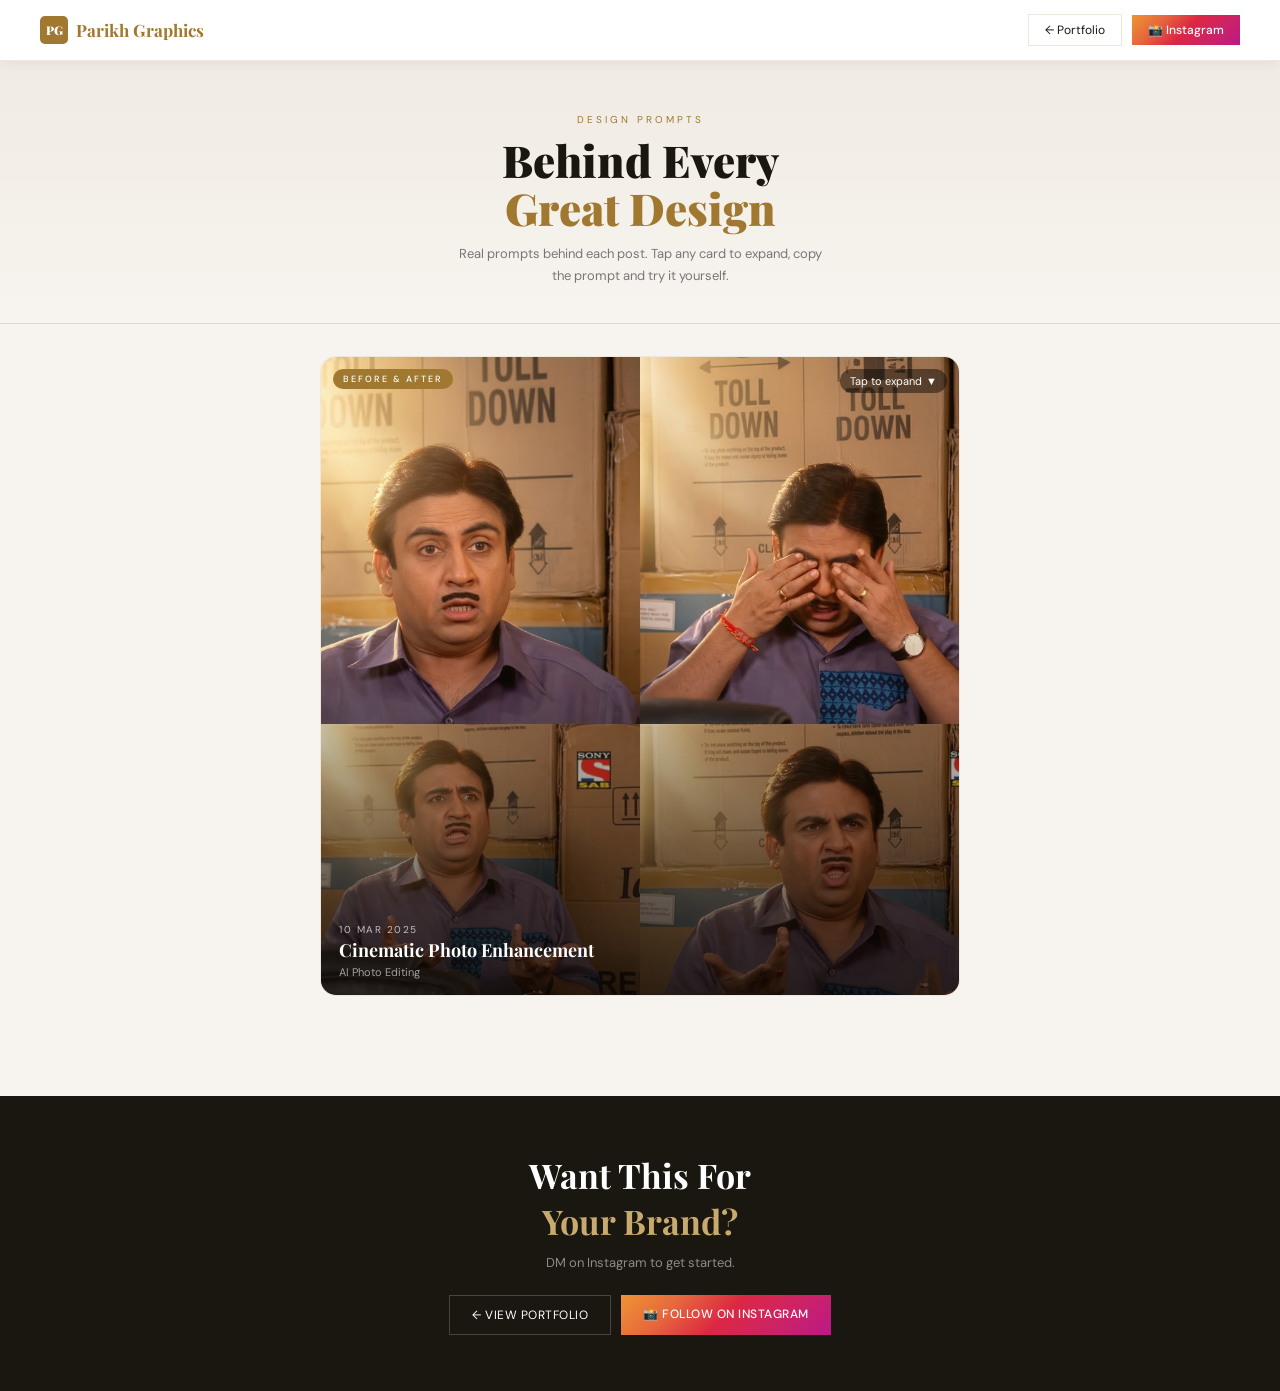
<file: prompts.html>
<!DOCTYPE html>
<html lang="en">
<head>
  <meta charset="UTF-8"/>
  <meta name="viewport" content="width=device-width, initial-scale=1.0"/>
  <title>Design Prompts – Parikh Graphics</title>
  <link href="https://fonts.googleapis.com/css2?family=Playfair+Display:wght@400;700;900&family=DM+Sans:wght@300;400;500&display=swap" rel="stylesheet"/>
  <style>
    :root {
      --bg:      #f7f4ef;
      --bg2:     #f0ebe3;
      --surface: #ffffff;
      --border:  rgba(160,120,60,0.18);
      --text:    #1a1610;
      --text-dim:#777;
      --accent:  #a07830;
      --accent2: #c8a96e;
      --shadow:  0 8px 32px rgba(0,0,0,0.10);
    }
    *, *::before, *::after { box-sizing: border-box; margin: 0; padding: 0; }
    html { scroll-behavior: smooth; }
    body { background: var(--bg); color: var(--text); font-family: 'DM Sans', sans-serif; overflow-x: hidden; }

    /* ── TOP BAR ── */
    .topbar {
      background: var(--surface); border-bottom: 1px solid var(--border);
      padding: 14px 40px; display: flex; justify-content: space-between; align-items: center;
      position: sticky; top: 0; z-index: 200; box-shadow: 0 2px 12px rgba(0,0,0,0.06);
    }
    .topbar-logo {
      font-family: 'Playfair Display', serif; font-size: 17px; font-weight: 700;
      color: var(--accent); text-decoration: none; display: flex; align-items: center; gap: 8px;
    }
    .logo-box {
      width: 28px; height: 28px; background: var(--accent); border-radius: 5px;
      display: flex; align-items: center; justify-content: center;
      font-size: 12px; font-weight: 900; color: #fff; font-family: 'Playfair Display', serif;
    }
    .topbar-right { display: flex; align-items: center; gap: 10px; }
    .btn-back {
      text-decoration: none; color: var(--text); font-size: 12px;
      padding: 7px 16px; border: 1.5px solid var(--border); transition: all 0.2s;
    }
    .btn-back:hover { border-color: var(--accent); color: var(--accent); }
    .btn-ig-top {
      text-decoration: none; font-size: 12px; font-weight: 500;
      padding: 7px 16px; color: #fff;
      background: linear-gradient(135deg,#f09433,#e6683c,#dc2743,#cc2366,#bc1888);
      display: flex; align-items: center; gap: 5px;
      transition: opacity 0.2s, transform 0.2s;
    }
    .btn-ig-top:hover { opacity: 0.85; transform: translateY(-1px); }

    /* ── HERO ── */
    .hero {
      padding: 52px 40px 36px; text-align: center;
      background: linear-gradient(to bottom, var(--bg2), var(--bg));
      border-bottom: 1px solid var(--border);
    }
    .hero-label { font-size: 10px; letter-spacing: 3px; text-transform: uppercase; color: var(--accent); display: block; margin-bottom: 10px; }
    .hero-title { font-family: 'Playfair Display', serif; font-size: clamp(26px, 4vw, 44px); font-weight: 900; line-height: 1.1; margin-bottom: 10px; }
    .hero-title span { color: var(--accent); }
    .hero-sub { color: var(--text-dim); font-size: 13px; max-width: 380px; margin: 0 auto; line-height: 1.7; }

    /* ── POSTS LIST ── */
    .posts-wrap { max-width: 680px; margin: 0 auto; padding: 32px 20px 80px; }

    /* ── POST CARD ── */
    .post-card {
      background: var(--surface);
      border: 1px solid var(--border);
      border-radius: 16px;
      margin-bottom: 20px;
      overflow: hidden;
      transition: box-shadow 0.3s, border-color 0.3s, transform 0.3s;
    }
    .post-card:hover { box-shadow: var(--shadow); border-color: var(--accent2); transform: translateY(-2px); }
    .post-card.open { border-color: var(--accent); box-shadow: var(--shadow); }

    /* ── CARD HEADER — Large Preview ── */
    .card-header {
      cursor: pointer; user-select: none; position: relative; overflow: hidden;
    }

    /* Large preview image */
    .card-preview {
      width: 100%; position: relative; overflow: hidden;
      background: var(--bg2);
    }
    .card-preview img {
      width: 100%; display: block;
      aspect-ratio: 1/1; object-fit: cover;
      transition: transform 0.4s ease;
    }
    .card-preview.ratio-yt img { aspect-ratio: 16/9; }
    .post-card:hover .card-preview img { transform: scale(1.03); }

    /* Overlay on preview */
    .card-preview-overlay {
      position: absolute; inset: 0;
      background: linear-gradient(to bottom, transparent 40%, rgba(10,8,5,0.75) 100%);
      pointer-events: none;
    }

    /* Before/After badge on preview */
    .ba-badge {
      position: absolute; top: 12px; left: 12px;
      background: var(--accent); color: #fff;
      font-size: 9px; letter-spacing: 2px; text-transform: uppercase;
      padding: 4px 10px; border-radius: 20px; font-weight: 500;
    }

    /* Expand hint */
    .expand-hint {
      position: absolute; top: 12px; right: 12px;
      background: rgba(0,0,0,0.45); color: #fff;
      font-size: 11px; padding: 5px 10px; border-radius: 20px;
      display: flex; align-items: center; gap: 4px;
      transition: background 0.2s;
    }
    .post-card.open .expand-hint { background: var(--accent); }
    .expand-hint .chevron { transition: transform 0.3s ease; display: inline-block; }
    .post-card.open .expand-hint .chevron { transform: rotate(180deg); }

    /* Text on bottom of preview */
    .card-preview-text {
      position: absolute; bottom: 0; left: 0; right: 0;
      padding: 20px 18px 16px;
    }
    .card-date { font-size: 10px; letter-spacing: 1.5px; text-transform: uppercase; color: rgba(255,255,255,0.7); margin-bottom: 4px; }
    .card-title { font-family: 'Playfair Display', serif; font-size: 18px; font-weight: 700; color: #fff; line-height: 1.2; margin-bottom: 3px; }
    .card-category { font-size: 11px; color: rgba(255,255,255,0.6); }

    /* ── CARD BODY — expandable ── */
    .card-body {
      max-height: 0; overflow: hidden;
      transition: max-height 0.45s ease;
    }
    .post-card.open .card-body { max-height: 2000px; }
    .card-body-inner { padding: 20px 20px 18px; border-top: 1px solid var(--border); }

    /* Before/After in expanded */
    .ba-wrap {
      display: grid; grid-template-columns: 1fr 1fr;
      gap: 3px; border-radius: 10px; overflow: hidden; margin-bottom: 18px;
      position: relative;
    }
    .ba-side { position: relative; overflow: hidden; aspect-ratio: 1/1; }
    .ba-side.ratio-yt { aspect-ratio: 16/9; }
    .ba-side img { width: 100%; height: 100%; object-fit: cover; display: block; }
    .ba-tag {
      position: absolute; bottom: 8px; left: 8px;
      background: rgba(0,0,0,0.6); color: #fff;
      font-size: 9px; letter-spacing: 2px; text-transform: uppercase;
      padding: 3px 8px; border-radius: 3px;
    }
    .ba-divider-line {
      position: absolute; left: 50%; top: 0; bottom: 0;
      width: 2px; background: #fff; z-index: 2; transform: translateX(-50%);
      pointer-events: none;
    }
    .ba-divider-icon {
      position: absolute; top: 50%; left: 50%;
      transform: translate(-50%,-50%);
      width: 28px; height: 28px; background: #fff; border-radius: 50%;
      display: flex; align-items: center; justify-content: center;
      font-size: 12px; z-index: 3; box-shadow: 0 2px 8px rgba(0,0,0,0.2);
      pointer-events: none;
    }

    /* Single image */
    .single-img { border-radius: 10px; overflow: hidden; margin-bottom: 18px; }
    .single-img.ratio-sq { aspect-ratio: 1/1; }
    .single-img.ratio-yt { aspect-ratio: 16/9; }
    .single-img img { width: 100%; height: 100%; object-fit: cover; display: block; }

    /* Multiple images */
    .multi-img { display: grid; grid-template-columns: repeat(auto-fit, minmax(120px,1fr)); gap: 6px; margin-bottom: 18px; }
    .multi-img .img-item { border-radius: 8px; overflow: hidden; aspect-ratio: 1/1; }
    .multi-img .img-item img { width: 100%; height: 100%; object-fit: cover; display: block; }

    /* Prompt box */
    .prompt-box {
      background: var(--bg2); border: 1px solid var(--border);
      border-radius: 10px; padding: 16px; margin-bottom: 12px;
    }
    .prompt-label {
      font-size: 9px; letter-spacing: 2px; text-transform: uppercase;
      color: var(--accent); margin-bottom: 8px; display: flex; align-items: center; gap: 6px;
    }
    .prompt-label::after { content: ''; flex: 1; height: 1px; background: var(--border); }
    .prompt-text {
      font-size: 13px; color: var(--text); line-height: 1.8;
      white-space: pre-wrap; word-break: break-word;
    }

    /* Buttons row */
    .card-actions { display: flex; gap: 10px; }
    .copy-btn {
      flex: 1; display: flex; align-items: center; justify-content: center; gap: 6px;
      background: var(--accent); color: #fff; border: none;
      padding: 11px 16px; font-size: 13px; font-weight: 500;
      border-radius: 8px; cursor: pointer; font-family: 'DM Sans', sans-serif;
      transition: background 0.2s, transform 0.15s;
    }
    .copy-btn:hover { background: #8a6520; transform: translateY(-1px); }
    .copy-btn.copied { background: #2e7d32; }
    .ig-btn {
      flex: 1; display: flex; align-items: center; justify-content: center; gap: 6px;
      background: linear-gradient(135deg,#f09433,#e6683c,#dc2743,#cc2366,#bc1888);
      color: #fff; text-decoration: none; font-size: 13px; font-weight: 500;
      padding: 11px 16px; border-radius: 8px;
      transition: opacity 0.2s, transform 0.15s;
    }
    .ig-btn:hover { opacity: 0.88; transform: translateY(-1px); }

    /* ── BOTTOM CTA ── */
    .bottom-cta { background: var(--text); padding: 56px 40px; text-align: center; }
    .bottom-cta-title { font-family: 'Playfair Display', serif; font-size: clamp(22px,3vw,34px); font-weight: 700; color: #fff; margin-bottom: 10px; }
    .bottom-cta-title span { color: var(--accent2); }
    .bottom-cta-sub { color: rgba(255,255,255,0.5); font-size: 13px; margin-bottom: 24px; }
    .bottom-btns { display: flex; gap: 10px; justify-content: center; flex-wrap: wrap; }
    .bb-portfolio { text-decoration: none; color: #fff; border: 1.5px solid rgba(255,255,255,0.2); padding: 11px 22px; font-size: 12px; text-transform: uppercase; letter-spacing: 0.5px; transition: all 0.2s; }
    .bb-portfolio:hover { border-color: var(--accent2); color: var(--accent2); }
    .bb-ig { text-decoration: none; background: linear-gradient(135deg,#f09433,#e6683c,#dc2743,#cc2366,#bc1888); color: #fff; padding: 11px 22px; font-size: 12px; font-weight: 500; text-transform: uppercase; letter-spacing: 0.5px; transition: opacity 0.2s; }
    .bb-ig:hover { opacity: 0.85; }

    /* ── SCROLL REVEAL ── */
    .reveal { opacity: 0; transform: translateY(20px); transition: opacity 0.5s ease, transform 0.5s ease; }
    .reveal.visible { opacity: 1; transform: translateY(0); }
    .reveal-d1 { transition-delay: 0.1s; }
    .reveal-d2 { transition-delay: 0.2s; }

    /* ── MOBILE ── */
    @media (max-width: 600px) {
      .topbar { padding: 12px 16px; }
      .topbar-logo span { display: none; }
      .hero { padding: 36px 16px 28px; }
      .posts-wrap { padding: 20px 12px 60px; }
      .card-title { font-size: 16px; }
      .card-body-inner { padding: 16px; }
      .card-actions { flex-direction: column; }
      .bottom-cta { padding: 40px 16px; }
    }
  </style>
</head>
<body>

  <!-- TOP BAR -->
  <header class="topbar">
    <a href="./" class="topbar-logo">
      <div class="logo-box">PG</div>
      <span>Parikh Graphics</span>
    </a>
    <div class="topbar-right">
      <a href="./" class="btn-back">← Portfolio</a>
      <a href="https://instagram.com/yourusername" target="_blank" class="btn-ig-top">📸 Instagram</a>
    </div>
  </header>

  <!-- HERO -->
  <div class="hero">
    <span class="hero-label">Design Prompts</span>
    <h1 class="hero-title">Behind Every<br/><span>Great Design</span></h1>
    <p class="hero-sub">Real prompts behind each post. Tap any card to expand, copy the prompt and try it yourself.</p>
  </div>

  <!-- POSTS -->
  <div class="posts-wrap" id="postsWrap">

    <!--
    ╔══════════════════════════════════════════════════════════╗
    ║  NAAVO POST ADD KARVA — SABSE UPAR PASTE KARO            ║
    ║                                                          ║
    ║  card-preview ma "after" image muko — e j badu dikhay   ║
    ║  ba-badge: "Before & After" ya "New Post" etc            ║
    ║  date="YYYY-MM-DD" — latest upar rahe                    ║
    ║                                                          ║
    ║  ── BEFORE/AFTER walo: ──                                ║
    ║                                                          ║
    ║  <div class="post-card reveal" date="2025-03-20">        ║
    ║    <div class="card-header">                             ║
    ║      <div class="card-preview">                          ║
    ║        <img src="after.jpg" alt="Post">                  ║
    ║        <div class="card-preview-overlay"></div>          ║
    ║        <span class="ba-badge">Before & After</span>      ║
    ║        <div class="expand-hint">                         ║
    ║          Tap to expand <span class="chevron">▼</span>    ║
    ║        </div>                                            ║
    ║        <div class="card-preview-text">                   ║
    ║          <div class="card-date">20 Mar 2025</div>        ║
    ║          <div class="card-title">Post Title</div>        ║
    ║          <div class="card-category">Category</div>       ║
    ║        </div>                                            ║
    ║      </div>                                              ║
    ║    </div>                                                ║
    ║    <div class="card-body">                               ║
    ║      <div class="card-body-inner">                       ║
    ║        <div class="ba-wrap">                             ║
    ║          <div class="ba-side">                           ║
    ║            <img src="before.jpg" alt="Before">           ║
    ║            <span class="ba-tag">Before</span>            ║
    ║          </div>                                          ║
    ║          <div class="ba-divider-line">                   ║
    ║            <div class="ba-divider-icon">⟷</div>          ║
    ║          </div>                                          ║
    ║          <div class="ba-side">                           ║
    ║            <img src="after.jpg" alt="After">             ║
    ║            <span class="ba-tag">After</span>             ║
    ║          </div>                                          ║
    ║        </div>                                            ║
    ║        <div class="prompt-box">                          ║
    ║          <span class="prompt-label">Prompt</span>        ║
    ║          <div class="prompt-text">Taro prompt yahan</div>║
    ║        </div>                                            ║
    ║        <div class="card-actions">                        ║
    ║          <button class="copy-btn"                        ║
    ║            onclick="copyPrompt(this)">                   ║
    ║            📋 Copy Prompt                                ║
    ║          </button>                                       ║
    ║          <a href="https://instagram.com/p/POST-ID"       ║
    ║             target="_blank" class="ig-btn">              ║
    ║            📸 View on Instagram                          ║
    ║          </a>                                            ║
    ║        </div>                                            ║
    ║      </div>                                              ║
    ║    </div>                                                ║
    ║  </div>                                                  ║
    ║                                                          ║
    ║  ── SINGLE IMAGE walo: ──                                ║
    ║  (ba-wrap ni jagye):                                     ║
    ║  <div class="single-img ratio-sq">                       ║
    ║    <img src="image.jpg" alt="Post">                      ║
    ║  </div>                                                  ║
    ║  Thumbnail: ratio-yt (16:9)                              ║
    ╚══════════════════════════════════════════════════════════╝
    -->

    <!-- POST 1 — LATEST -->
    <div class="post-card reveal" date="2025-03-10">
      <div class="card-header">
        <div class="card-preview">
          <img src="jethalal_enhanced.png" alt="Cinematic Enhancement">
          <div class="card-preview-overlay"></div>
          <span class="ba-badge">Before &amp; After</span>
          <div class="expand-hint">Tap to expand <span class="chevron">▼</span></div>
          <div class="card-preview-text">
            <div class="card-date">10 Mar 2025</div>
            <div class="card-title">Cinematic Photo Enhancement</div>
            <div class="card-category">AI Photo Editing</div>
          </div>
        </div>
      </div>
      <div class="card-body">
        <div class="card-body-inner">
          <div class="ba-wrap">
            <div class="ba-side">
              <img src="jethalal.jpg" alt="Before">
              <span class="ba-tag">Before</span>
            </div>
            <div class="ba-divider-line">
              <div class="ba-divider-icon">⟷</div>
            </div>
            <div class="ba-side">
              <img src="jethalal_enhanced.png" alt="After">
              <span class="ba-tag">After</span>
            </div>
          </div>
          <div class="prompt-box">
            <span class="prompt-label">Prompt</span>
            <div class="prompt-text">Enhance the original photo while keeping the pose, background, face clothing, and framing exactly the same Transform ONLY the lighting, atmosphere, and camera quality: LIGHT + ATMOSPHERE: create a dreamy cinematic golden backlight or sidelight depending on the natural light direction of the scene add subtle atmospheric haze ONLY around the light source so the light glows, but keep the overall scene clear apply soft highlight bloom blur on bright areas (cheeks, shoulders, hair edges) without reducing detail add clean halation glow that melts only the light edges into the background not the subject introduce a gentle diffused ambience, avoiding any heavy fog or smoke soften transitions between light and shadow for a smooth, cream) cinematic look add controlled volumetric light rays with softly blurred edges blur ONLY the light glow, not the subject or scene CAMERA QUALITY UPGRADE: enhance clarity, texture, and micro-contrast to match a Sony A1 Canon R5 full-frame camera improve dynamic range so highlights and shadows retain detail reduce noise and artifacts for a clean, high-end professional look add rich cinematic color depth and natural skin tones increase lens sharpness while keeping the dreamy lighting intact simulate high-end glass with subtle lens bloom and smooth bokeh depth Do NOT change: pose, background, facial structure, hair shape, clothes, proportions Only enhance lighting, glow, atmosphere, and upgrade overall camera quality to a premium cinematic full-frame look.</div>
          </div>
          <div class="card-actions">
            <button class="copy-btn" onclick="copyPrompt(this)">📋 Copy Prompt</button>
            <a href="https://www.instagram.com/reel/DV0rvTsoEnO/?igsh=aWJkdHJ1b25pYzF" target="_blank" class="ig-btn">📸 View on Instagram</a>
          </div>
        </div>
      </div>
    </div>

    <!-- NAAVA POSTS UPAR COPY KARO ↑ -->

  </div>

  <!-- BOTTOM CTA -->
  <div class="bottom-cta">
    <div class="bottom-cta-title">Want This For<br/><span>Your Brand?</span></div>
    <p class="bottom-cta-sub">DM on Instagram to get started.</p>
    <div class="bottom-btns">
      <a href="./" class="bb-portfolio">← View Portfolio</a>
      <a href="https://instagram.com/yourusername" target="_blank" class="bb-ig">📸 Follow on Instagram</a>
    </div>
  </div>

  <script>
    // ── Accordion ──────────────────────────────────
    document.querySelectorAll('.card-header').forEach(header => {
      header.addEventListener('click', () => {
        const card = header.closest('.post-card');
        const isOpen = card.classList.contains('open');
        document.querySelectorAll('.post-card').forEach(c => c.classList.remove('open'));
        if (!isOpen) {
          card.classList.add('open');
          // Smooth scroll to card
          setTimeout(() => {
            card.scrollIntoView({ behavior: 'smooth', block: 'nearest' });
          }, 100);
        }
      });
    });

    // ── Copy Prompt ────────────────────────────────
    function copyPrompt(btn) {
      const text = btn.closest('.card-body-inner').querySelector('.prompt-text').innerText;
      const write = () => {
        btn.innerHTML = '✅ Copied!';
        btn.classList.add('copied');
        setTimeout(() => { btn.innerHTML = '📋 Copy Prompt'; btn.classList.remove('copied'); }, 2500);
      };
      if (navigator.clipboard) {
        navigator.clipboard.writeText(text).then(write).catch(() => fallback(text, write));
      } else { fallback(text, write); }
    }
    function fallback(text, cb) {
      const ta = document.createElement('textarea');
      ta.value = text; ta.style.position = 'fixed'; ta.style.opacity = '0';
      document.body.appendChild(ta); ta.focus(); ta.select();
      document.execCommand('copy'); document.body.removeChild(ta); cb();
    }

    // ── Scroll Reveal ──────────────────────────────
    const obs = new IntersectionObserver(entries => {
      entries.forEach(e => { if (e.isIntersecting) { e.target.classList.add('visible'); obs.unobserve(e.target); }});
    }, { threshold: 0.08 });
    document.querySelectorAll('.reveal').forEach(el => obs.observe(el));
  </script>

</body>
</html>
</file>
